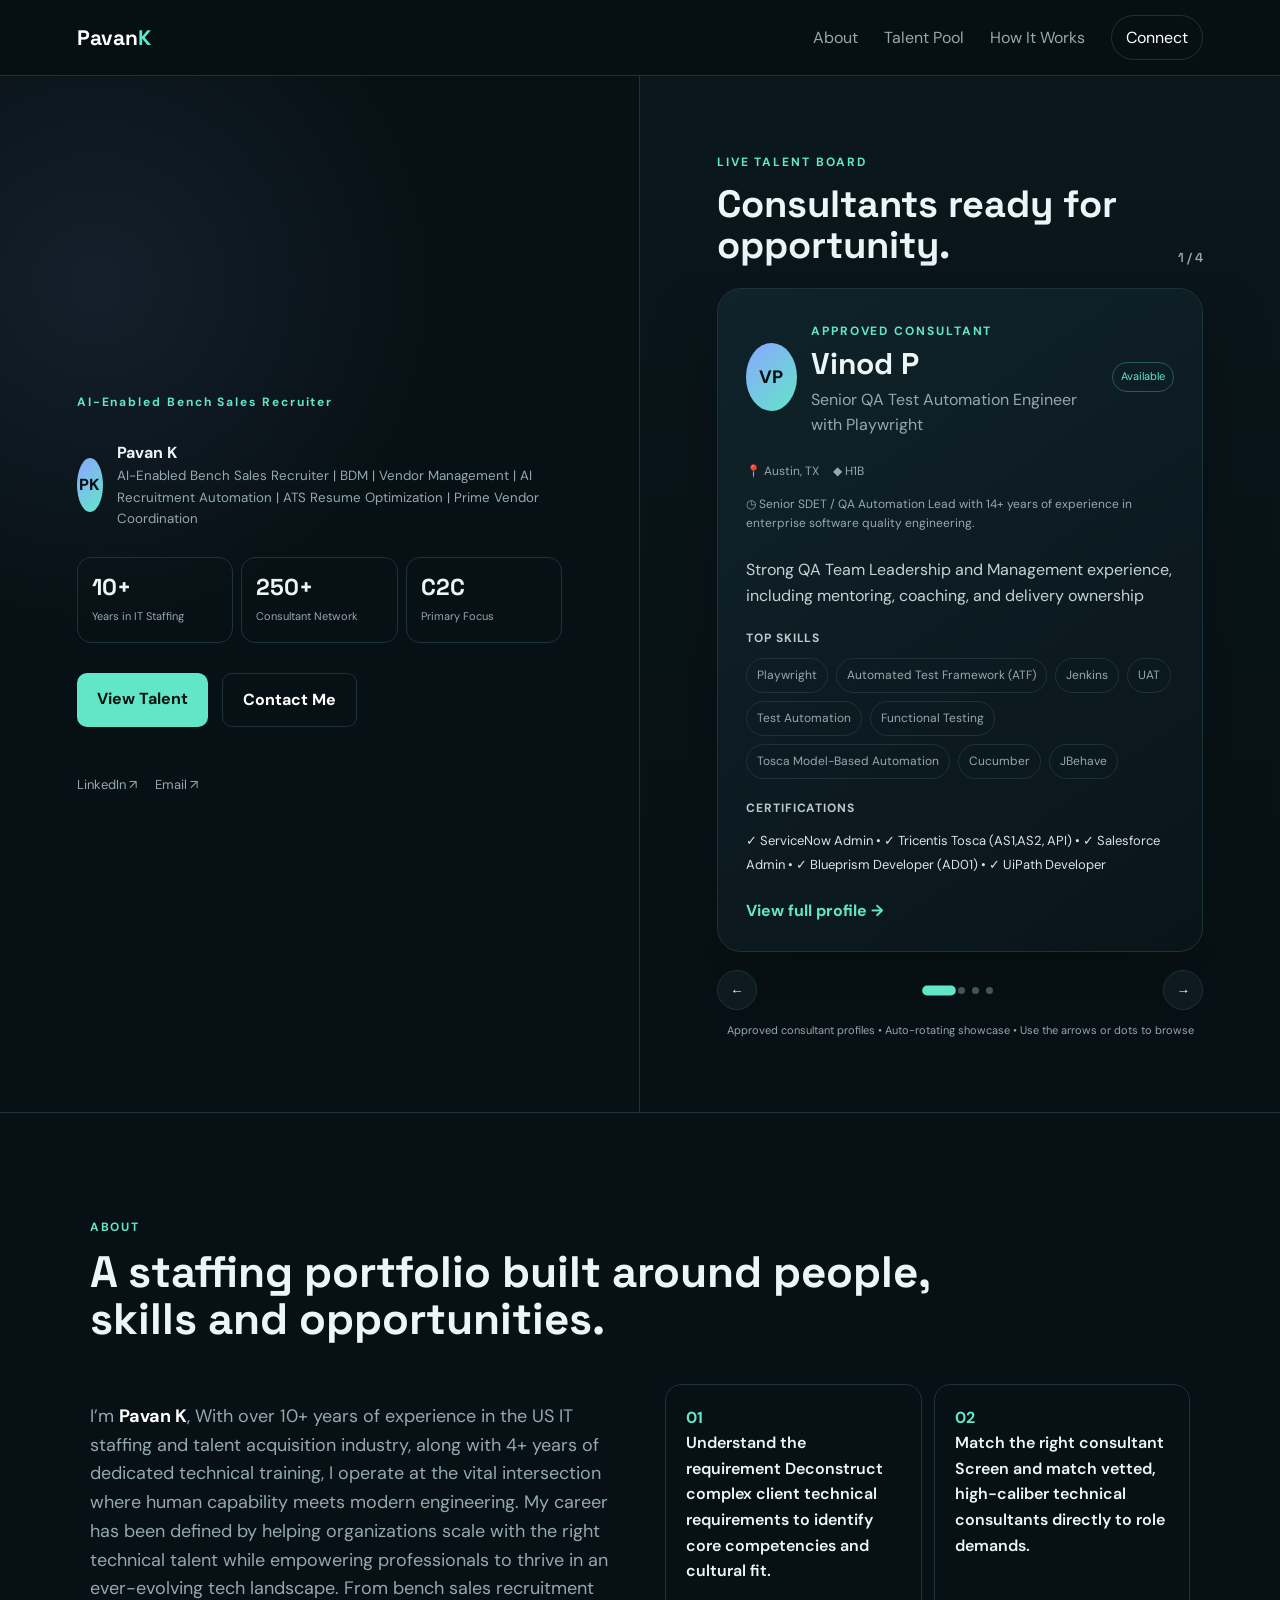
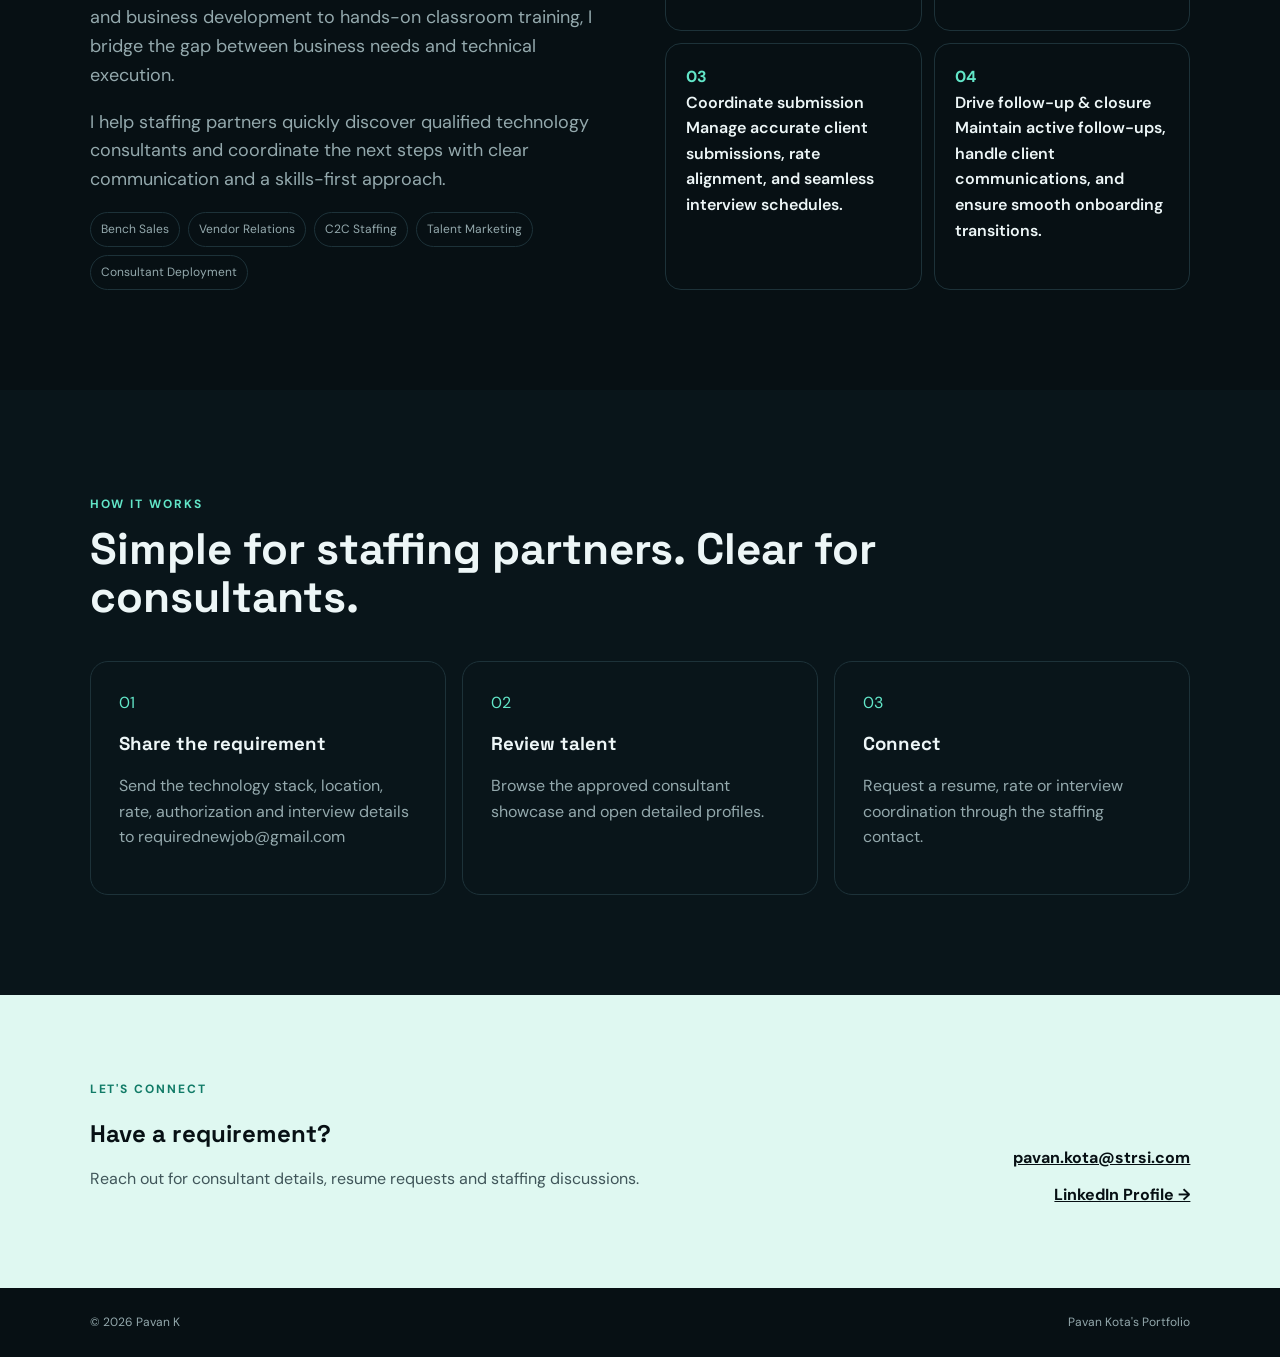
<file: index.html>
<!doctype html>
<html lang="en">
<head>
<meta charset="utf-8"><meta name="viewport" content="width=device-width,initial-scale=1">
<meta name="description" content="US IT staffing and consultant talent portfolio.">
<title>Pavan K | US IT Staffing</title>
<link rel="stylesheet" href="assets/styles.css">
</head>
<body>
<header class="nav">
  <a class="brand" href="#top">Pavan<span>K</span></a>
  <nav><a href="#about">About</a><a href="#talent">Talent Pool</a><a href="#process">How It Works</a><a class="nav-cta" href="#contact">Connect</a></nav>
</header>

<main id="top">
<section class="split-hero">
  <div class="about-pane">
    <div class="eyebrow">AI-Enabled Bench Sales Recruiter </div>
  
    <div class="profile-block">
      <div class="avatar">PK</div>
      <div><strong>Pavan K</strong><small>AI-Enabled Bench Sales Recruiter | BDM | Vendor Management | AI Recruitment Automation | ATS Resume Optimization | Prime Vendor Coordination </small></div>
    </div>
    <div class="about-points">
      <div><b>10+</b><span>Years in IT Staffing</span></div>
      <div><b>250+</b><span>Consultant Network</span></div>
      <div><b>C2C</b><span>Primary Focus</span></div>
    </div>
    <div class="hero-actions"><a class="button primary" href="#talent">View Talent</a><a class="button ghost" href="#contact">Contact Me</a></div>
    <div class="mini-links"><a href="https://www.linkedin.com/in/pavan-kota/" target="_blank">LinkedIn ↗</a><a href="mailto:pavan.kota@strsi.com">Email ↗</a></div>
  </div>

  <div class="talent-pane" id="talent">
    <div class="pane-head"><div><span class="eyebrow">LIVE TALENT BOARD</span><h2>Consultants ready for opportunity.</h2></div><div class="counter" id="counter"></div></div>
    <div class="slideshow" id="slideshow"></div>
    <div class="slide-controls"><button id="prev">←</button><div class="dots" id="dots"></div><button id="next">→</button></div>
    <div class="slide-note">Approved consultant profiles • Auto-rotating showcase • Use the arrows or dots to browse</div>
  </div>
</section>

<section class="section" id="about">
  <div class="section-head"><span class="eyebrow">ABOUT</span><h2>A staffing portfolio built around people, skills and opportunities.</h2></div>
  <div class="about-grid">
    <div class="about-copy"><p>I’m <strong>Pavan K</strong>, With over 10+ years of experience in the US IT staffing and talent acquisition industry, along with 4+ years of dedicated technical training, I operate at the vital intersection where human capability meets modern engineering. My career has been defined by helping organizations scale with the right technical talent while empowering professionals to thrive in an ever-evolving tech landscape. From bench sales recruitment and business development to hands-on classroom training, I bridge the gap between business needs and technical execution.</p><p>I help staffing partners quickly discover qualified technology consultants and coordinate the next steps with clear communication and a skills-first approach.</p><div class="chips"><span>Bench Sales</span><span>Vendor Relations</span><span>C2C Staffing</span><span>Talent Marketing</span><span>Consultant Deployment</span></div></div>
    <div class="stats"><div><b>01</b><span>Understand the requirement Deconstruct complex client technical requirements to identify core competencies and cultural fit.</span></div><div><b>02</b><span>Match the right consultant Screen and match vetted, high-caliber technical consultants directly to role demands.</span></div><div><b>03</b><span>Coordinate submission Manage accurate client submissions, rate alignment, and seamless interview schedules.</span></div><div><b>04</b><span>Drive follow-up & closure Maintain active follow-ups, handle client communications, and ensure smooth onboarding transitions.</span></div></div>
  </div>
</section>

<section class="section dark" id="process">
  <div class="section-head"><span class="eyebrow">HOW IT WORKS</span><h2>Simple for staffing partners. Clear for consultants.</h2></div>
  <div class="process-grid"><article><span>01</span><h3>Share the requirement</h3><p>Send the technology stack, location, rate, authorization and interview details to requirednewjob@gmail.com </p></article><article><span>02</span><h3>Review talent</h3><p>Browse the approved consultant showcase and open detailed profiles.</p></article><article><span>03</span><h3>Connect</h3><p>Request a resume, rate or interview coordination through the staffing contact.</p></article></div>
</section>

<section id="contact" class="contact"><div><span class="eyebrow">LET'S CONNECT</span><h2>Have a requirement?</h2><p>Reach out for consultant details, resume requests and staffing discussions.</p></div><div class="contact-links"><a href="mailto:your.email@example.com">pavan.kota@strsi.com</a><a href="https://linkedin.com/in/pavan-kota/" target="_blank">LinkedIn Profile →</a></div></section>
</main>
<footer><span>© 2026 Pavan K</span><span>Pavan Kota's Portfolio</span></footer>
<script src="data/candidates.js"></script>
<script src="assets/app.js"></script>
</body>
</html>
</file>
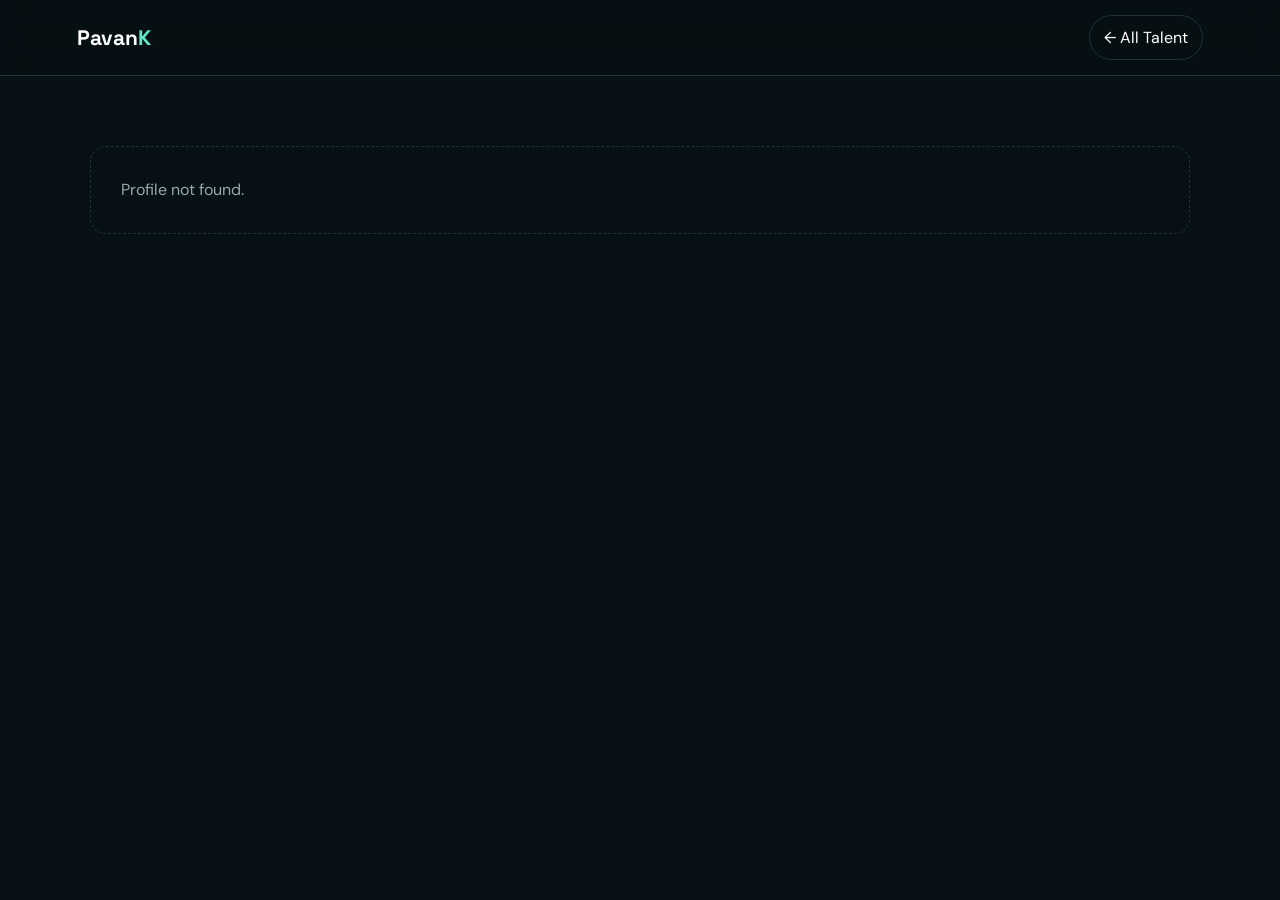
<file: candidate.html>
<!doctype html>
<html lang="en">
<head>
<meta charset="utf-8"><meta name="viewport" content="width=device-width,initial-scale=1">
<title>Consultant Profile | TalentBridge</title><link rel="stylesheet" href="assets/styles.css">
</head>
<body>
<header class="nav"><a class="brand" href="index.html">Pavan<span>K</span></a><a class="nav-cta" href="index.html#talent">← All Talent</a></header>
<main class="profile-page"><div id="profile"></div></main>
<script src="data/candidates.js"></script>
<script>
const id=new URLSearchParams(location.search).get("id");
const c=CANDIDATES.find(x=>x.id===id);
const el=document.getElementById("profile");
if(!c){el.innerHTML="<div class='empty'>Profile not found.</div>";}
else{
document.title=c.name+" | TalentBridge";
el.innerHTML=`
<section class="profile-hero">
  <div class="candidate-avatar big">${c.initials}</div>
  <div><span class="eyebrow">CONSULTANT PROFILE</span><h1>${c.name}</h1><h2>${c.title}</h2><p>📍 ${c.location} &nbsp; • &nbsp; ${c.visa} &nbsp; • &nbsp; ${c.status}</p></div>
</section>
<div class="profile-grid">
  <section class="profile-main">
    <div class="panel"><h3>Professional Summary</h3><p>${c.summary}</p></div>
    <div class="panel"><h3>Top Skills</h3><div class="skill-list">${c.skills.map(x=>`<span>${x}</span>`).join("")}</div></div>
    <div class="panel"><h3>Certifications</h3><div class="cert-grid">${c.certifications.map(x=>`<div>✓ ${x}</div>`).join("")}</div></div>
    <div class="panel"><h3>Experience</h3><p>${c.experience}</p></div>
  </section>
  <aside class="sidebar">
    <div class="panel"><h3>Quick Facts</h3><p><b>Work Authorization</b><br>${c.visa}</p><p><b>Availability</b><br>${c.status}</p><p><b>Preferred Location</b><br>${c.location}</p></div>
    <div class="panel"><h3>Request Profile</h3><p>Contact the staffing representative for resume, rate and interview coordination.</p><a class="button primary full" href="mailto:your.email@example.com?subject=Profile%20Request%20-%20${encodeURIComponent(c.name)}">Request Consultant</a></div>
  </aside>
</div>`;
}
</script>
</body></html>
</file>
<file: assets/styles.css>
@import url('https://fonts.googleapis.com/css2?family=DM+Sans:wght@400;500;600;700&family=Space+Grotesk:wght@500;600;700&display=swap');
:root{--bg:#071014;--card:#0d1a20;--text:#edf6f7;--muted:#94a9ad;--line:#1d3239;--accent:#62e6c8;--accent2:#8aa7ff;--light:#f4f8f7}
*{box-sizing:border-box}html{scroll-behavior:smooth}body{margin:0;background:var(--bg);color:var(--text);font-family:"DM Sans",sans-serif;line-height:1.6}.nav{height:76px;display:flex;align-items:center;justify-content:space-between;padding:0 6vw;border-bottom:1px solid var(--line);position:sticky;top:0;background:rgba(7,16,20,.88);backdrop-filter:blur(14px);z-index:10}.brand{font:700 21px "Space Grotesk";color:#fff;text-decoration:none}.brand span{color:var(--accent)}nav{display:flex;gap:26px;align-items:center}nav a,.nav-cta{color:var(--muted);text-decoration:none}.nav-cta{border:1px solid var(--line);padding:9px 14px;border-radius:999px}.hero{min-height:690px;padding:90px 7vw;display:grid;grid-template-columns:1.2fr .8fr;gap:70px;align-items:center;background:radial-gradient(circle at 80% 20%,rgba(98,230,200,.12),transparent 30%)}.eyebrow{letter-spacing:.16em;font-size:12px;font-weight:700;color:var(--accent)}h1,h2,h3{font-family:"Space Grotesk";line-height:1.08}.hero h1{font-size:clamp(48px,6vw,82px);margin:18px 0}.hero h1 span{color:var(--accent)}.lead{font-size:19px;color:var(--muted);max-width:700px}.hero-actions{display:flex;gap:14px;margin:30px 0}.button{display:inline-block;padding:13px 20px;border-radius:10px;text-decoration:none;font-weight:700}.primary{background:var(--accent);color:#05120f}.ghost{border:1px solid var(--line);color:#fff}.trust-row{display:flex;gap:22px;color:var(--muted);font-size:13px;flex-wrap:wrap}.hero-card{background:linear-gradient(145deg,#10232a,#091419);border:1px solid var(--line);border-radius:28px;padding:28px;box-shadow:0 30px 80px rgba(0,0,0,.35)}.profile-mini{display:flex;gap:14px;align-items:center}.avatar,.candidate-avatar{width:54px;height:54px;border-radius:50%;display:grid;place-items:center;background:linear-gradient(135deg,var(--accent2),var(--accent));color:#071014;font-weight:800}.profile-mini small{display:block;color:var(--muted)}.metric-grid{display:grid;grid-template-columns:1fr 1fr;gap:12px;margin-top:30px}.metric-grid div{border:1px solid var(--line);border-radius:16px;padding:18px}.metric-grid b{font:700 28px "Space Grotesk";display:block}.metric-grid small{color:var(--muted)}.section{padding:100px 7vw}.section.dark{background:#09151a}.section-head{max-width:850px;margin-bottom:40px}.section-head h2{font-size:44px;margin:10px 0}.section-head p{color:var(--muted)}.about-grid{display:grid;grid-template-columns:1fr 1fr;gap:50px}.about-copy{font-size:18px;color:var(--muted)}.about-copy strong{color:#fff}.chips,.skill-list{display:flex;flex-wrap:wrap;gap:8px}.chips span,.skill-list span,.certs span{border:1px solid var(--line);padding:7px 10px;border-radius:999px;font-size:12px;color:var(--muted)}.stats{display:grid;grid-template-columns:1fr 1fr;gap:12px}.stats div{padding:20px;border:1px solid var(--line);border-radius:16px}.stats b{color:var(--accent);display:block}.stats span{font-weight:600}.toolbar{display:grid;grid-template-columns:1fr 180px 180px;gap:12px;margin-bottom:25px}.toolbar input,.toolbar select{background:#0d1a20;border:1px solid var(--line);border-radius:10px;padding:13px;color:#fff}.cards{display:grid;grid-template-columns:repeat(3,1fr);gap:16px}.talent-card,.panel{background:var(--card);border:1px solid var(--line);border-radius:18px;padding:22px}.card-top{display:flex;gap:12px;align-items:center}.card-top h3{margin:0}.card-top p{margin:2px 0;color:var(--muted);font-size:13px}.availability{margin-left:auto;font-size:11px;color:var(--accent);border:1px solid rgba(98,230,200,.3);padding:5px 8px;border-radius:999px}.meta{display:flex;gap:15px;color:var(--muted);font-size:12px;margin:18px 0}.certs{display:grid;gap:6px;margin-top:16px;font-size:12px}.profile-link{display:block;color:var(--accent);text-decoration:none;margin-top:20px;font-weight:700}.process-grid{display:grid;grid-template-columns:repeat(3,1fr);gap:16px}.process-grid article{border:1px solid var(--line);padding:28px;border-radius:18px}.process-grid span{color:var(--accent)}.process-grid p{color:var(--muted)}.contact{padding:80px 7vw;background:#dff8f1;color:#071014;display:flex;justify-content:space-between;gap:40px;align-items:end}.contact .eyebrow{color:#117b67}.contact-links{display:grid;gap:12px;text-align:right}.contact-links a{color:#071014;font-weight:700}.contact p{color:#40565a}footer{padding:25px 7vw;display:flex;justify-content:space-between;color:var(--muted);font-size:12px}.profile-page{padding:70px 7vw}.profile-hero{display:flex;gap:24px;align-items:center;margin-bottom:45px}.candidate-avatar.big{width:100px;height:100px;font-size:28px}.profile-hero h1{font-size:56px;margin:8px 0}.profile-hero h2{color:var(--muted);font-size:22px;margin:0}.profile-grid{display:grid;grid-template-columns:1fr 330px;gap:20px}.profile-main{display:grid;gap:16px}.sidebar{display:grid;gap:16px;align-content:start}.panel h3{margin-top:0}.cert-grid{display:grid;gap:10px}.full{text-align:center;width:100%}.empty{border:1px dashed var(--line);padding:30px;border-radius:16px;color:var(--muted)}
@media(max-width:900px){nav a{display:none}.hero,.about-grid,.profile-grid{grid-template-columns:1fr}.cards{grid-template-columns:1fr 1fr}.process-grid{grid-template-columns:1fr}.toolbar{grid-template-columns:1fr}.contact{display:block}.contact-links{text-align:left;margin-top:25px}.profile-hero h1{font-size:42px}}
@media(max-width:600px){.section,.hero,.profile-page{padding:60px 5vw}.cards{grid-template-columns:1fr}.hero h1{font-size:46px}.section-head h2{font-size:36px}.trust-row{display:grid}}

.nav-actions{display:flex;gap:22px;align-items:center}.nav-actions a{color:var(--muted);text-decoration:none}.split-hero{min-height:calc(100vh - 76px);display:grid;grid-template-columns:44% 56%}.about-pane{padding:80px 7vw 70px;border-right:1px solid var(--line);display:flex;flex-direction:column;justify-content:center}.talent-pane{padding:70px 6vw;background:#09151a;display:flex;flex-direction:column;justify-content:center;overflow:hidden}.about-pane h1{font-size:clamp(48px,5.2vw,78px);margin:18px 0}.about-pane h1 span{color:var(--accent)}.profile-block{display:flex;align-items:center;gap:14px;margin:28px 0}.profile-block small{display:block;color:var(--muted)}.about-points{display:grid;grid-template-columns:repeat(3,1fr);gap:8px}.about-points div{border:1px solid var(--line);border-radius:14px;padding:14px}.about-points b{display:block;font:700 23px "Space Grotesk"}.about-points span{font-size:11px;color:var(--muted)}.mini-links{display:flex;gap:18px;margin-top:18px}.mini-links a{color:var(--muted);text-decoration:none;font-size:13px}.pane-head{display:flex;justify-content:space-between;gap:20px;align-items:end}.pane-head h2{font-size:40px;margin:8px 0 25px}.counter{color:var(--muted);font-size:13px}.slideshow{min-height:430px}.feature-card{background:linear-gradient(145deg,#10252c,#0c181d);border:1px solid var(--line);border-radius:24px;padding:28px;animation:fade .35s ease}.feature-top{display:flex;gap:15px;align-items:center}.feature-top h3{font-size:29px;margin:4px 0}.feature-top p{margin:0;color:var(--muted)}.candidate-avatar.xl{width:68px;height:68px;font-size:20px}.feature-top .availability{margin-left:auto}.feature-meta{display:flex;gap:18px;flex-wrap:wrap;color:var(--muted);font-size:12px;margin:25px 0}.feature-card .summary{color:#c4d3d5;max-width:800px}.feature-card h4{font-size:12px;text-transform:uppercase;letter-spacing:.12em;color:var(--muted);margin:20px 0 9px}.cert-list{font-size:12px;color:#c5d4d6}.slide-controls{display:flex;align-items:center;justify-content:center;gap:18px;margin-top:18px}.slide-controls>button{border:1px solid var(--line);background:transparent;color:#fff;border-radius:50%;width:38px;height:38px;cursor:pointer}.dots{display:flex;gap:6px}.dots button{width:7px;height:7px;border-radius:50%;border:0;background:#496067;cursor:pointer;padding:0}.dots button.active{background:var(--accent);transform:scale(1.4)}.slide-note{font-size:11px;color:var(--muted);text-align:center;margin-top:18px}.slide-note b{color:#d8e5e6}@keyframes fade{from{opacity:.4;transform:translateY(8px)}to{opacity:1;transform:none}}.candidate-form{display:grid;grid-template-columns:1fr 1fr;gap:15px;max-width:1000px}.candidate-form label{font-size:12px;color:var(--muted);display:grid;gap:7px}.candidate-form input,.candidate-form select,.candidate-form textarea{font:inherit;background:#0b171c;border:1px solid var(--line);border-radius:10px;color:#fff;padding:12px}.candidate-form .full{grid-column:1/-1}.form-actions{display:flex;align-items:center;gap:18px}.form-actions span{color:var(--accent);font-size:13px}.approval-demo{padding-top:80px;padding-bottom:80px}.pending-list{display:grid;gap:10px}.pending-card{display:flex;justify-content:space-between;gap:20px;align-items:center;border:1px solid var(--line);background:var(--card);border-radius:15px;padding:18px}.pending-card span,.pending-card small{display:block;color:var(--muted);font-size:12px}.pending-actions{display:flex;gap:8px}.pending-actions button{border:1px solid var(--line);background:#112229;color:#fff;padding:9px 12px;border-radius:8px;cursor:pointer}.pending-actions button:first-child{color:var(--accent)}@media(max-width:1000px){.split-hero{grid-template-columns:1fr}.about-pane{border-right:0;border-bottom:1px solid var(--line)}.talent-pane{min-height:700px}.candidate-form{grid-template-columns:1fr}.candidate-form .full{grid-column:auto}}@media(max-width:600px){.nav{padding:0 5vw}.nav-actions>a:first-child{display:none}.about-pane,.talent-pane{padding:55px 5vw}.pane-head{display:block}.feature-top{align-items:flex-start}.feature-top .availability{margin-left:0}.about-points{grid-template-columns:1fr}.pending-card{display:block}.pending-actions{margin-top:12px}}

/* Final portfolio polish */
.nav nav{display:flex;gap:26px;align-items:center}.nav nav a{color:var(--muted);text-decoration:none}.nav nav a:hover{color:#fff}.nav .nav-cta{border:1px solid var(--line);padding:9px 14px;border-radius:999px;color:#fff}.split-hero{min-height:calc(100vh - 76px);display:grid;grid-template-columns:1fr 1fr;border-bottom:1px solid var(--line)}.about-pane,.talent-pane{padding:72px 6vw}.about-pane{display:flex;flex-direction:column;justify-content:center;border-right:1px solid var(--line);background:radial-gradient(circle at 15% 20%,rgba(138,167,255,.10),transparent 35%)}.talent-pane{display:flex;flex-direction:column;justify-content:center;background:linear-gradient(180deg,#0a171c,#071014)}.pane-head{display:flex;justify-content:space-between;align-items:end;gap:20px;margin-bottom:22px}.pane-head h2{font-size:38px;margin:10px 0 0}.counter{font:600 13px "Space Grotesk";color:var(--muted);white-space:nowrap}.slideshow{min-height:440px}.feature-card{height:100%;border:1px solid var(--line);border-radius:24px;background:linear-gradient(145deg,#10232a,#091419);padding:28px;box-shadow:0 24px 70px rgba(0,0,0,.25);animation:slideIn .45s ease}.feature-top{display:flex;gap:14px;align-items:center}.feature-top h3{font-size:30px;margin:6px 0}.feature-top p{margin:0;color:var(--muted)}.candidate-avatar.xl{width:68px;height:68px;font-size:18px}.feature-meta{display:flex;gap:14px;flex-wrap:wrap;color:var(--muted);font-size:12px;margin:24px 0}.feature-card h4{font-size:12px;letter-spacing:.08em;text-transform:uppercase;color:#b9c9cc;margin:20px 0 10px}.summary{color:#b9c9cc}.cert-list{color:#d8e4e5;font-size:13px;line-height:1.9}.slide-controls{display:flex;align-items:center;justify-content:space-between;gap:12px;margin-top:18px}.slide-controls button{border:1px solid var(--line);background:#0d1a20;color:#fff;width:40px;height:40px;border-radius:50%;cursor:pointer}.dots{display:flex;justify-content:center;gap:7px;flex:1}.dots button{width:7px;height:7px;padding:0;border-radius:50%;border:0;background:#40565a}.dots button.active{width:24px;border-radius:999px;background:var(--accent)}.slide-note{color:var(--muted);font-size:11px;text-align:center;margin-top:12px}@keyframes slideIn{from{opacity:.25;transform:translateX(14px)}to{opacity:1;transform:none}}@media(max-width:900px){.nav nav a:not(.nav-cta){display:none}.split-hero{grid-template-columns:1fr}.about-pane{border-right:0;border-bottom:1px solid var(--line);min-height:auto}.talent-pane{min-height:700px}.slideshow{min-height:0}.about-pane,.talent-pane{padding:55px 5vw}}@media(max-width:600px){.pane-head{align-items:start;flex-direction:column}.pane-head h2{font-size:32px}.feature-top{align-items:flex-start}.feature-top .availability{margin-left:auto}.feature-top h3{font-size:24px}.about-pane .hero-actions{flex-wrap:wrap}}
</file>
